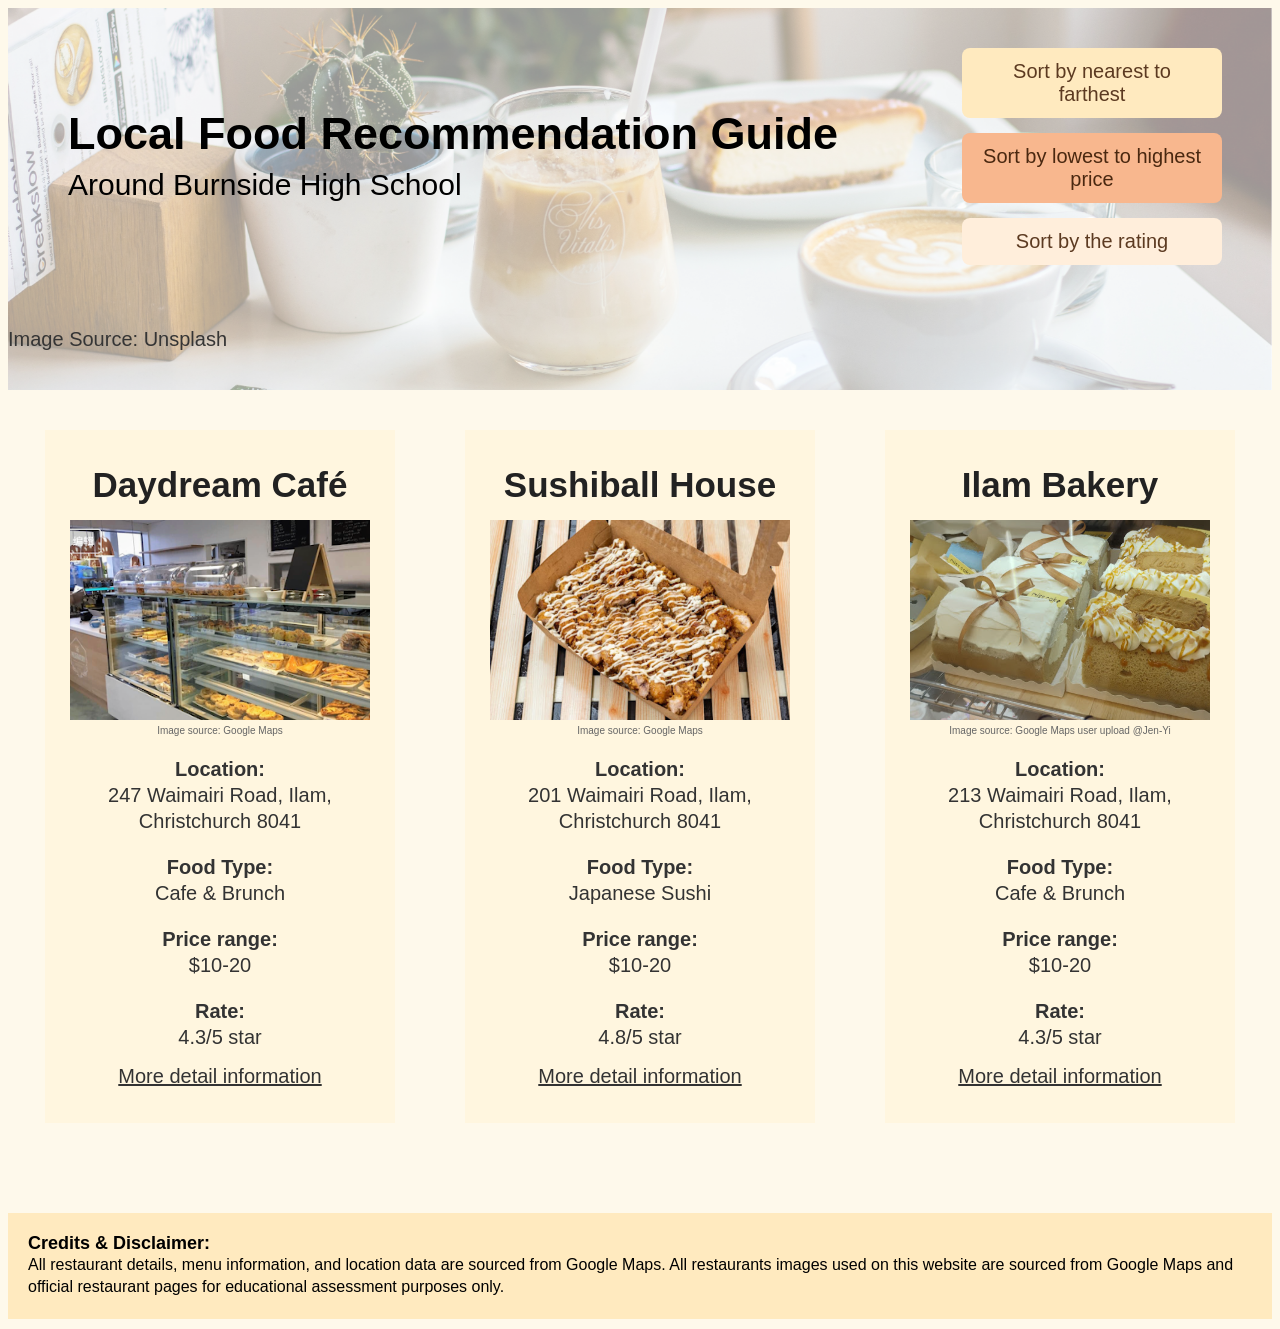
<file: index.html>
<!DOCTYPE html>
<html lang="en">
<head>
    <meta charset="UTF-8">
    <meta name="viewport" content="width=device-width, initial-scale=1.0">
    <title>Burnside Local Food Recommendation Guide</title>
    <link rel="stylesheet" href="style.css">
</head>
<body>
    <section class="hero-image">
        <h1 class="hero-text">Local Food Recommendation Guide</h1>  
        <p class="hero-text2">Around Burnside High School</p>    
        <p class="small-text">Image Source: Unsplash</p>    
        <div class="sort-buttons">
            <a href="distance.html" class="btn btn-lighter">Sort by nearest to farthest</a>
            <a href="price.html" class="btn btn-orange">Sort by lowest to highest price</a>
            <a href="rating.html" class="btn btn-light">Sort by the rating</a>
        </div>
    </section>

    <div class="information">
        <section class="column">
            <h2 class="info-title">Daydream Café</h2>
            <div class="image">
                <img src="Image/DayDream.png" alt="Daydream Cafe">
            </div>
            <p class="resource">Image source: Google Maps</p>
            <div class="info-text">
                <p><strong>Location:</strong><br>247 Waimairi Road, Ilam, Christchurch 8041</p>
                <p><strong>Food Type:</strong><br>Cafe &amp; Brunch</p>   <!--网页文本中凡是出现单独的 & 符号，都必须写作 &amp;-->
                <p><strong>Price range:</strong><br>$10-20</p>
                <p><strong>Rate:</strong><br>4.3/5 star</p>
            </div>
            <a href="https://maps.app.goo.gl/UqMa17LTYHkXAdnG6" class="more-detail" target="_blank">More detail information</a>
        </section>

        <section class="column">
            <h2 class="info-title">Sushiball House</h2>
            <div class="image">
                <img src="Image/sushiballhouse.png" alt="Sushiball House">
            </div>
            <p class="resource">Image source: Google Maps</p>
            <div class="info-text">
                <p><strong>Location:</strong><br>201 Waimairi Road, Ilam, Christchurch 8041</p>
                <p><strong>Food Type:</strong><br>Japanese Sushi</p>
                <p><strong>Price range:</strong><br>$10-20</p>
                <p><strong>Rate:</strong><br>4.8/5 star</p>
            </div>
            <a href="https://maps.app.goo.gl/ob8ARfDxsvm5658K7" class="more-detail" target="_blank">More detail information</a>
        </section>

        <section class="column">
            <h2 class="info-title">Ilam Bakery</h2>
            <div class="image">
                <img src="Image/IlamBakery_Jen-Yi.png" alt="Ilam Bakery">
            </div>
            <p class="resource">Image source: Google Maps user upload @Jen-Yi</p>
            <div class="info-text">
                <p><strong>Location:</strong><br>213 Waimairi Road, Ilam, Christchurch 8041</p>
                <p><strong>Food Type:</strong><br>Cafe &amp; Brunch</p>  <!--网页文本中凡是出现单独的 & 符号，都必须写作 &amp;-->
                <p><strong>Price range:</strong><br>$10-20</p>
                <p><strong>Rate:</strong><br>4.3/5 star</p>
            </div>
            <a href="https://maps.app.goo.gl/3nayNxGMpcvJ1Ad66" class="more-detail" target="_blank">More detail information</a>
        </section>
    </div>

    <footer class="footercredit">
        <h3 class="credittitle">Credits &amp; Disclaimer:</h3> <!--网页文本中凡是出现单独的 & 符号，都必须写作 &amp;-->
        <p class="credit">
            All restaurant details, menu information, and location data are sourced from Google Maps. 
            All restaurants images used on this website are sourced from Google Maps and official restaurant pages for educational assessment purposes only.
        </p>
    </footer>
</body>
</html>
</file>
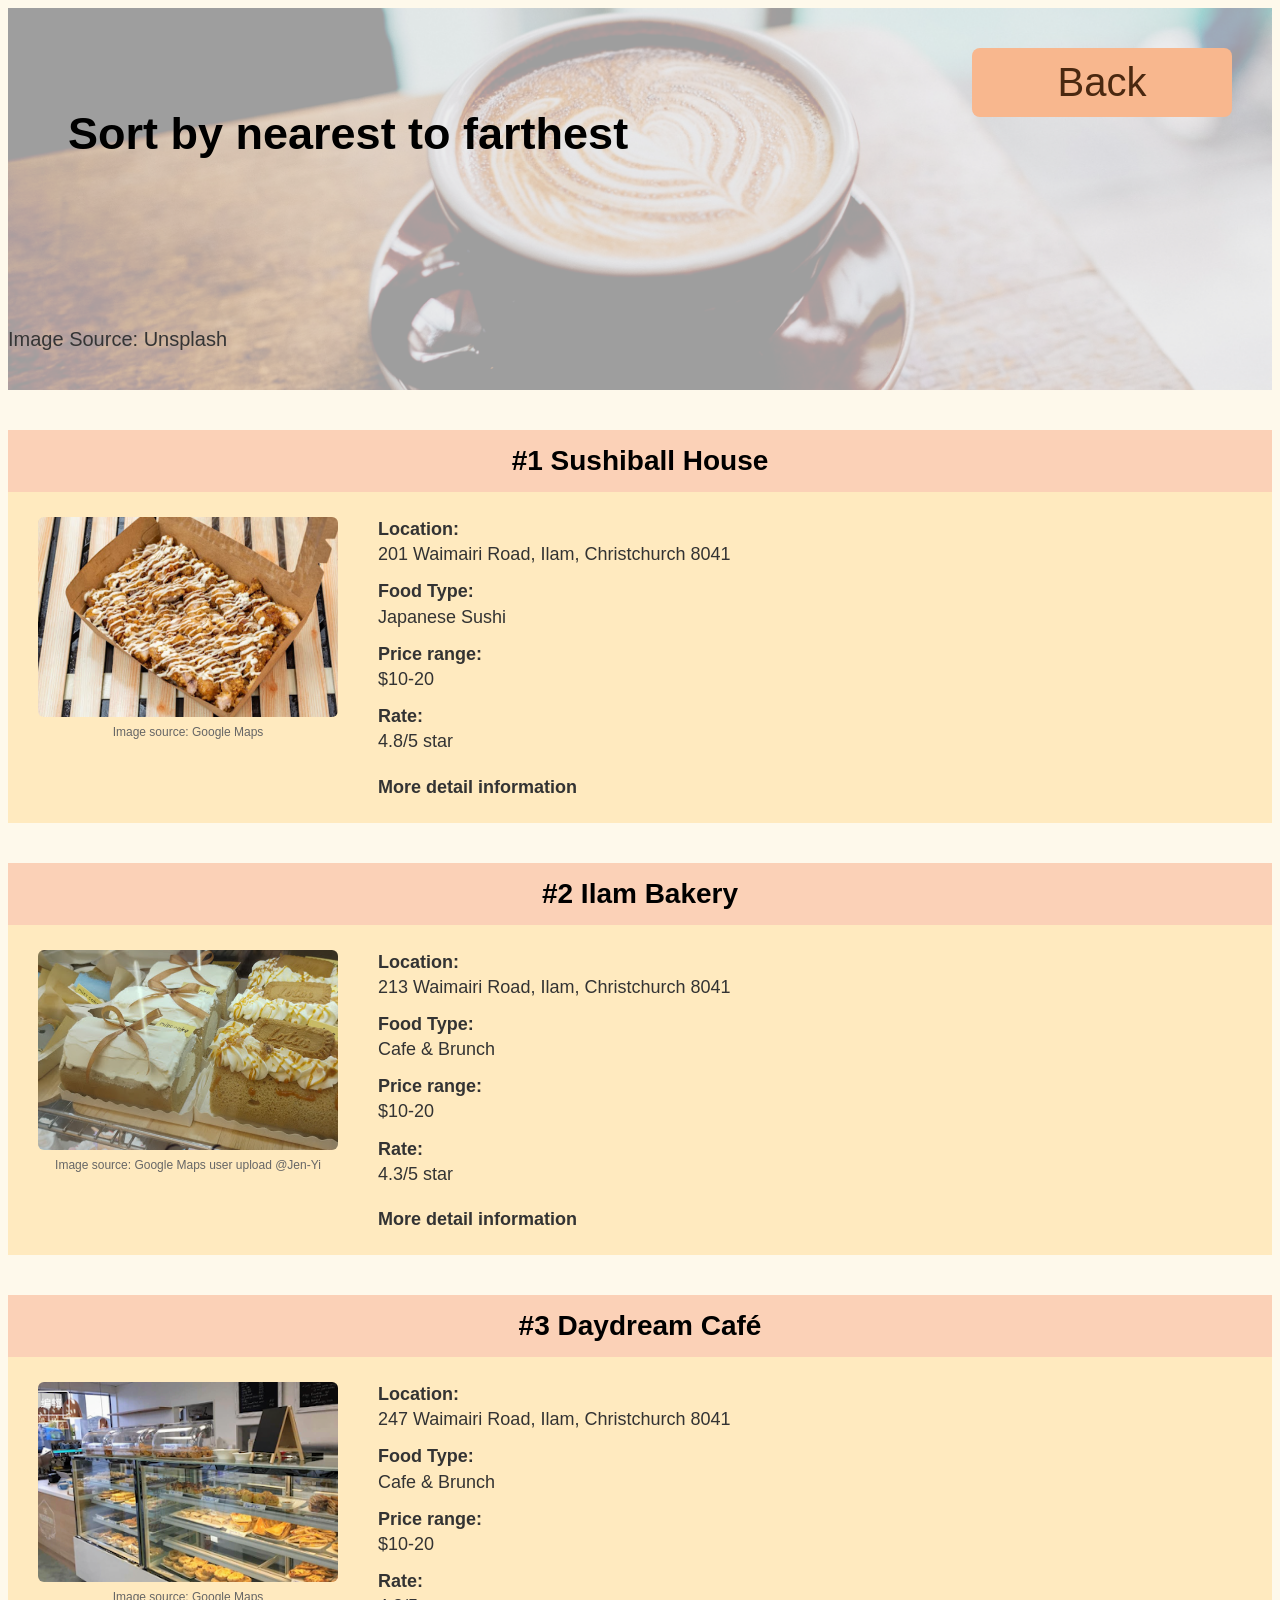
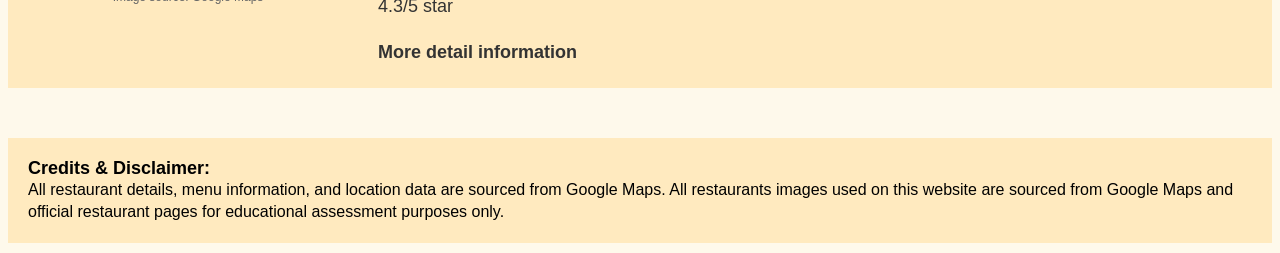
<file: distance.html>
<!DOCTYPE html>
<html lang="en">
<head>
    <meta charset="UTF-8">
    <meta name="viewport" content="width=device-width, initial-scale=1.0">
    <title>Burnside Local Food Recommendation Guide - Distance</title>
    <link rel="stylesheet" href="style.css">
</head>
<body>
    <section class="hero-image2">
        <h1 class="hero-text">Sort by nearest to farthest</h1>   
        <p class="small-text">Image Source: Unsplash</p> 
        <a href="index.html" class="btn btn-orange returnbutton">Back</a>
    </section>  

    <section class="horizontal-arranged-information">
        <h2 class="h-info-title">#1 Sushiball House</h2>
        <div class="h-column">
            <div class="h-media">
                <img class="h-column-img" src="Image/sushiballhouse.png" alt="Sushiball House">
                <p class="h-resource">Image source: Google Maps</p>
            </div>
            <div class="h-info-text">
                <p><strong>Location:</strong><br>201 Waimairi Road, Ilam, Christchurch 8041</p>
                <p><strong>Food Type:</strong><br>Japanese Sushi</p>
                <p><strong>Price range:</strong><br>$10-20</p>
                <p><strong>Rate:</strong><br>4.8/5 star</p>
                <a href="https://maps.app.goo.gl/ob8ARfDxsvm5658K7" class="h-more-detail" target="_blank">More detail information</a>
            </div>
        </div>
    </section>

    <section class="horizontal-arranged-information">
        <h2 class="h-info-title">#2 Ilam Bakery</h2>
        <div class="h-column">
            <div class="h-media">
                <img class="h-column-img" src="Image/IlamBakery_Jen-Yi.png" alt="Ilam Bakery">
                <p class="h-resource">Image source: Google Maps user upload @Jen-Yi</p>
            </div>
            <div class="h-info-text">
                <p><strong>Location:</strong><br>213 Waimairi Road, Ilam, Christchurch 8041</p>
                <p><strong>Food Type:</strong><br>Cafe &amp; Brunch</p> <!--网页文本中凡是出现单独的 & 符号，都必须写作 &amp;-->
                <p><strong>Price range:</strong><br>$10-20</p>
                <p><strong>Rate:</strong><br>4.3/5 star</p>
                <a href="https://maps.app.goo.gl/3nayNxGMpcvJ1Ad66" class="h-more-detail" target="_blank">More detail information</a>
            </div>
        </div>
    </section>

    <section class="horizontal-arranged-information">
        <h2 class="h-info-title">#3 Daydream Café</h2>
        <div class="h-column">
            <div class="h-media">
                <img class="h-column-img" src="Image/DayDream.png" alt="Daydream Cafe">
                <p class="h-resource">Image source: Google Maps</p>
            </div>
            <div class="h-info-text">
                <p><strong>Location:</strong><br>247 Waimairi Road, Ilam, Christchurch 8041</p>
                <p><strong>Food Type:</strong><br>Cafe &amp; Brunch</p> <!--网页文本中凡是出现单独的 & 符号，都必须写作 &amp;-->
                <p><strong>Price range:</strong><br>$10-20</p>
                <p><strong>Rate:</strong><br>4.3/5 star</p>
                <a href="https://maps.app.goo.gl/UqMa17LTYHkXAdnG6" class="h-more-detail" target="_blank">More detail information</a>
            </div>
        </div>
    </section>

    <footer class="footercredit">
        <h3 class="credittitle">Credits &amp; Disclaimer:</h3> <!--网页文本中凡是出现单独的 & 符号，都必须写作 &amp;-->
        <p class="credit">
            All restaurant details, menu information, and location data are sourced from Google Maps. 
            All restaurants images used on this website are sourced from Google Maps and official restaurant pages for educational assessment purposes only.
        </p>
    </footer>
</body>
</html>
</file>
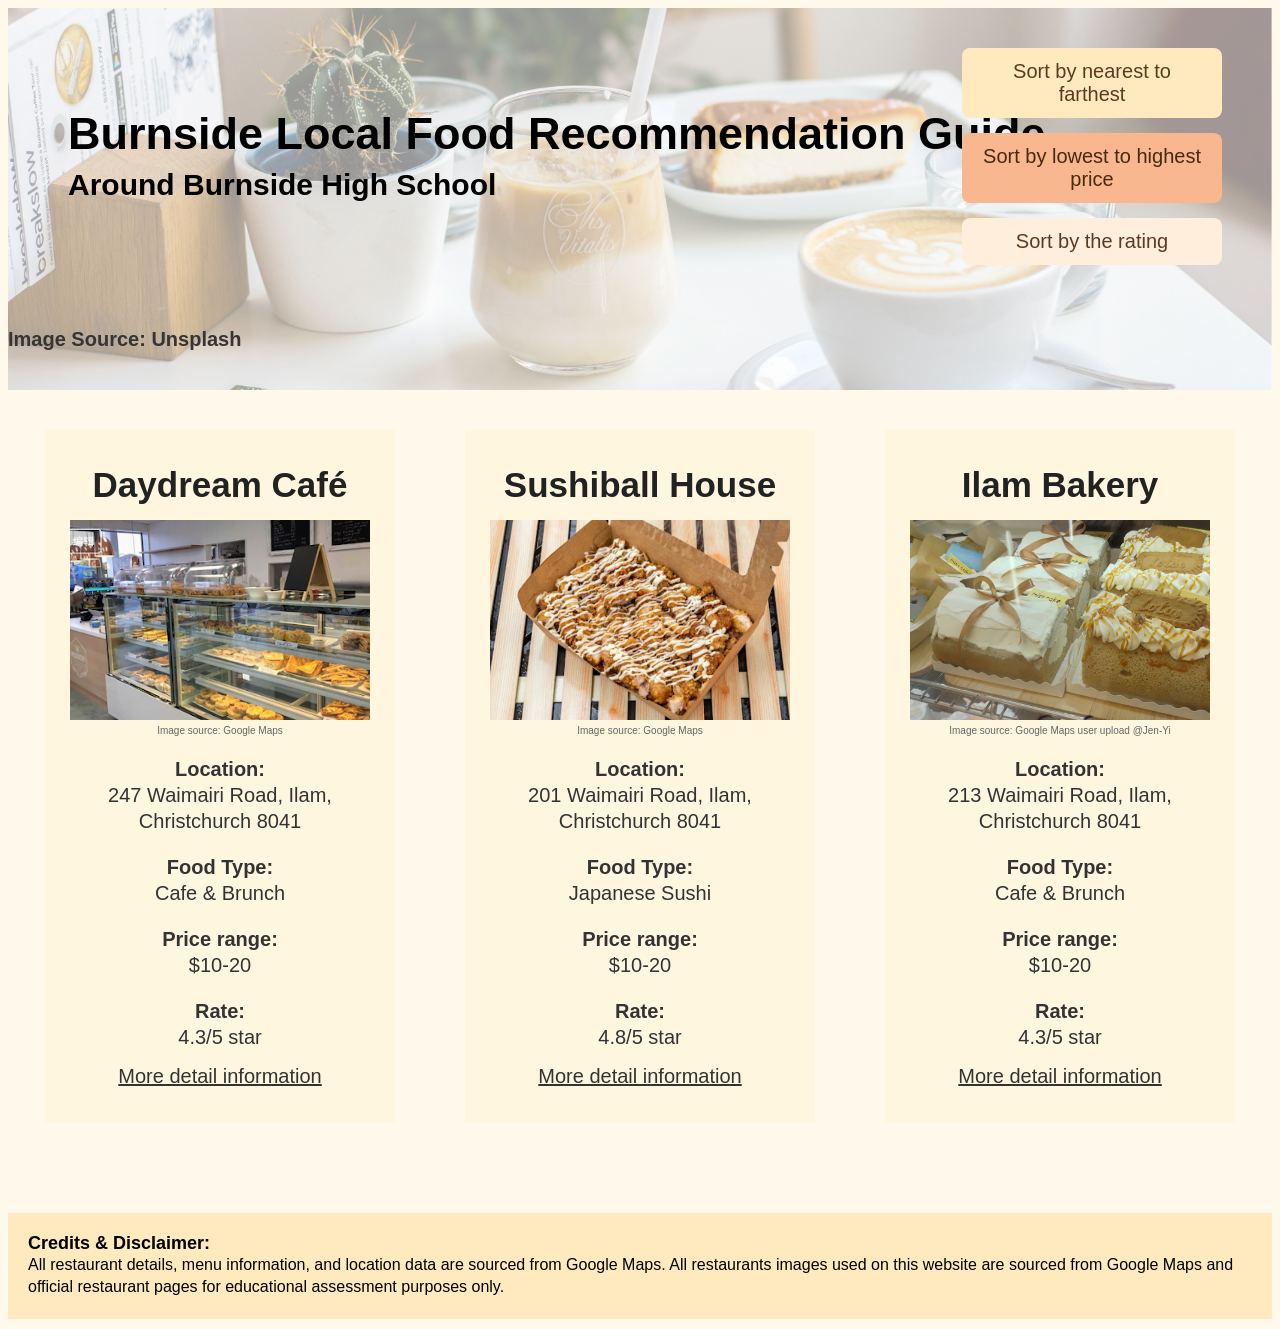
<file: Local_Food_Recommendation_Guide.html>
<!DOCTYPE html>
<html lang="en">
    <head>
        <meta charset="UTF-8">
        <meta name="viewport" content="width=device-width, initial-scale=1.0">
        <title>Burnside_Local_Food_Recommendation_Guide</title>
        <link rel="stylesheet" href="style.css">
    </head>
    <body>
        <section class="hero-image">
            <h1 class="hero-text">
                Burnside Local Food Recommendation Guide
            </h1>  
            <h1 class="hero-text2">
                Around Burnside High School
            </h1>    
            <h1 class="small-text">
                Image Source: Unsplash
            </h1>    
            <div class="sort-buttons">
                <a href="distance.html" class="btn btn-lighter">Sort by nearest to farthest</a>
                
                <a href="price.html" class="btn btn-orange">Sort by lowest to highest price</a>
                
                <a href="rating.html" class="btn btn-light">Sort by the rating</a>
            </div>
        </section>

        <div class="information">
        
            <section class="column">
                <h1 class="info-title">Daydream Café</h1>
                
                <div class="image">
                    <img src="Image/DayDream.png" alt="Daydream Cafe">
                </div>
                
                <p class="resource">Image source: Google Maps</p>

                <div class="info-text">
                    <p><strong>Location:</strong><br>247 Waimairi Road, Ilam, Christchurch 8041</p>
                    <p><strong>Food Type:</strong><br>Cafe & Brunch</p>
                    <p><strong>Price range:</strong><br>$10-20</p>
                    <p><strong>Rate:</strong><br>4.3/5 star</p>
                </div>

                <a href="https://maps.app.goo.gl/UqMa17LTYHkXAdnG6" class="more-detail" target="_blank" >More detail information</a>
            </section>

            
            <section class="column">
                <h1 class="info-title">Sushiball House</h1>
                
                <div class="image">
                    <img src="Image/sushiballhouse.png" alt="Sushiball House">
                </div>
                
                <p class="resource">Image source: Google Maps</p>

                <div class="info-text">
                    <p><strong>Location:</strong><br>201 Waimairi Road, Ilam, Christchurch 8041</p>
                    <p><strong>Food Type:</strong><br>Japanese Sushi</p>
                    <p><strong>Price range:</strong><br>$10-20</p>
                    <p><strong>Rate:</strong><br>4.8/5 star</p>
                </div>

                <a href="https://maps.app.goo.gl/ob8ARfDxsvm5658K7" class="more-detail" target="_blank" >More detail information</a>
            </section>

            
            <section class="column">
                <h1 class="info-title">Ilam Bakery</h1>
                
                <div class="image">
                    <img src="Image/IlamBakery_Jen-Yi.png" alt="Ilam Bakery">
                </div>
                
                <p class="resource">Image source: Google Maps user upload @Jen-Yi</p>

                <div class="info-text">
                    <p><strong>Location:</strong><br>213 Waimairi Road, Ilam, Christchurch 8041</p>
                    <p><strong>Food Type:</strong><br>Cafe & Brunch</p>
                    <p><strong>Price range:</strong><br>$10-20</p>
                    <p><strong>Rate:</strong><br>4.3/5 star</p>
                </div>

                <a href="https://maps.app.goo.gl/3nayNxGMpcvJ1Ad66" class="more-detail" target="_blank" >More detail information</a>
            </section>

        </div>
    </body>

    <footer class="footercredit" >
        <h2 class="credittitle">
            Credits & Disclaimer:
        </h2>
        <p class="credit">
            All restaurant details, menu information, and location data are sourced from Google Maps. 
            All restaurants images used on this website are sourced from Google Maps and official restaurant pages for educational assessment purposes only.
        </p>
    </footer>
</html>
</file>
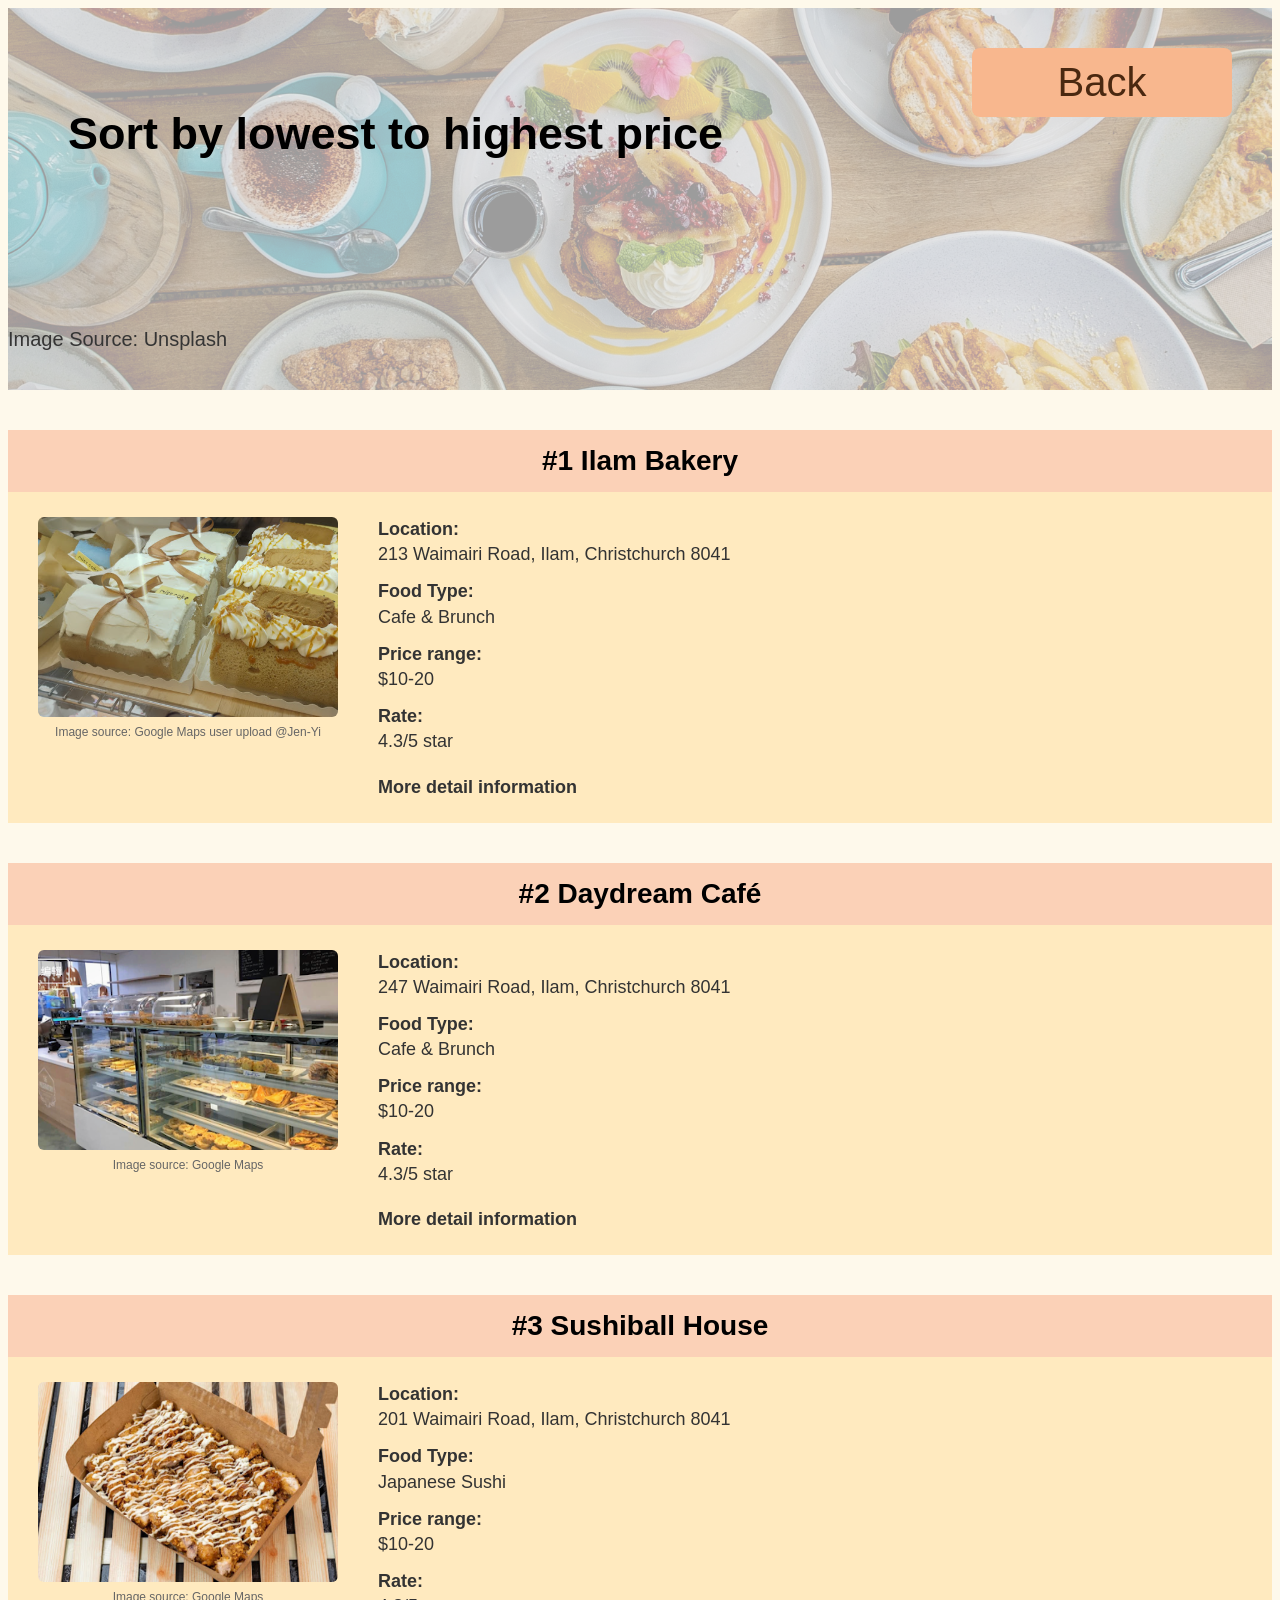
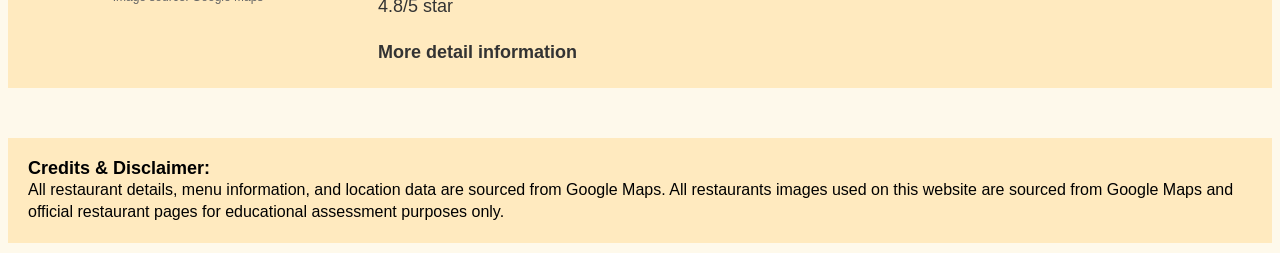
<file: price.html>
<!DOCTYPE html>
<html lang="en">
<head>
    <meta charset="UTF-8">
    <meta name="viewport" content="width=device-width, initial-scale=1.0">
    <title>Burnside Local Food Recommendation Guide - Price</title>
    <link rel="stylesheet" href="style.css">
</head>
<body>
    <section class="hero-image3">
        <h1 class="hero-text">Sort by lowest to highest price</h1>  
        <p class="small-text">Image Source: Unsplash</p> 
        <a href="index.html" class="btn btn-orange returnbutton">Back</a>
    </section>  

    <section class="horizontal-arranged-information">
        <h2 class="h-info-title">#1 Ilam Bakery</h2>
        <div class="h-column">
            <div class="h-media">
                <img class="h-column-img" src="Image/IlamBakery_Jen-Yi.png" alt="Ilam Bakery">
                <p class="h-resource">Image source: Google Maps user upload @Jen-Yi</p>
            </div>
            <div class="h-info-text">
                <p><strong>Location:</strong><br>213 Waimairi Road, Ilam, Christchurch 8041</p>
                <p><strong>Food Type:</strong><br>Cafe &amp; Brunch</p> <!--网页文本中凡是出现单独的 & 符号，都必须写作 &amp;-->
                <p><strong>Price range:</strong><br>$10-20</p>
                <p><strong>Rate:</strong><br>4.3/5 star</p>
                <a href="https://maps.app.goo.gl/3nayNxGMpcvJ1Ad66" class="h-more-detail" target="_blank">More detail information</a>
            </div>
        </div>
    </section>
    
    <section class="horizontal-arranged-information">
        <h2 class="h-info-title">#2 Daydream Café</h2>
        <div class="h-column">
            <div class="h-media">
                <img class="h-column-img" src="Image/DayDream.png" alt="Daydream Cafe">
                <p class="h-resource">Image source: Google Maps</p>
            </div>
            <div class="h-info-text">
                <p><strong>Location:</strong><br>247 Waimairi Road, Ilam, Christchurch 8041</p>
                <p><strong>Food Type:</strong><br>Cafe &amp; Brunch</p>  <!--网页文本中凡是出现单独的 & 符号，都必须写作 &amp;-->
                <p><strong>Price range:</strong><br>$10-20</p>
                <p><strong>Rate:</strong><br>4.3/5 star</p>
                <a href="https://maps.app.goo.gl/UqMa17LTYHkXAdnG6" class="h-more-detail" target="_blank">More detail information</a>
            </div>
        </div>
    </section>

    <section class="horizontal-arranged-information">
        <h2 class="h-info-title">#3 Sushiball House</h2>
        <div class="h-column">
            <div class="h-media">
                <img class="h-column-img" src="Image/sushiballhouse.png" alt="Sushiball House">
                <p class="h-resource">Image source: Google Maps</p>
            </div>
            <div class="h-info-text">
                <p><strong>Location:</strong><br>201 Waimairi Road, Ilam, Christchurch 8041</p>
                <p><strong>Food Type:</strong><br>Japanese Sushi</p>
                <p><strong>Price range:</strong><br>$10-20</p>
                <p><strong>Rate:</strong><br>4.8/5 star</p>
                <a href="https://maps.app.goo.gl/ob8ARfDxsvm5658K7" class="h-more-detail" target="_blank">More detail information</a>
            </div>
        </div>
    </section>

    <footer class="footercredit">
        <h3 class="credittitle">Credits &amp; Disclaimer:</h3> <!--网页文本中凡是出现单独的 & 符号，都必须写作 &amp;-->
        <p class="credit">
            All restaurant details, menu information, and location data are sourced from Google Maps. 
            All restaurants images used on this website are sourced from Google Maps and official restaurant pages for educational assessment purposes only.
        </p>
    </footer>
</body>
</html>
</file>
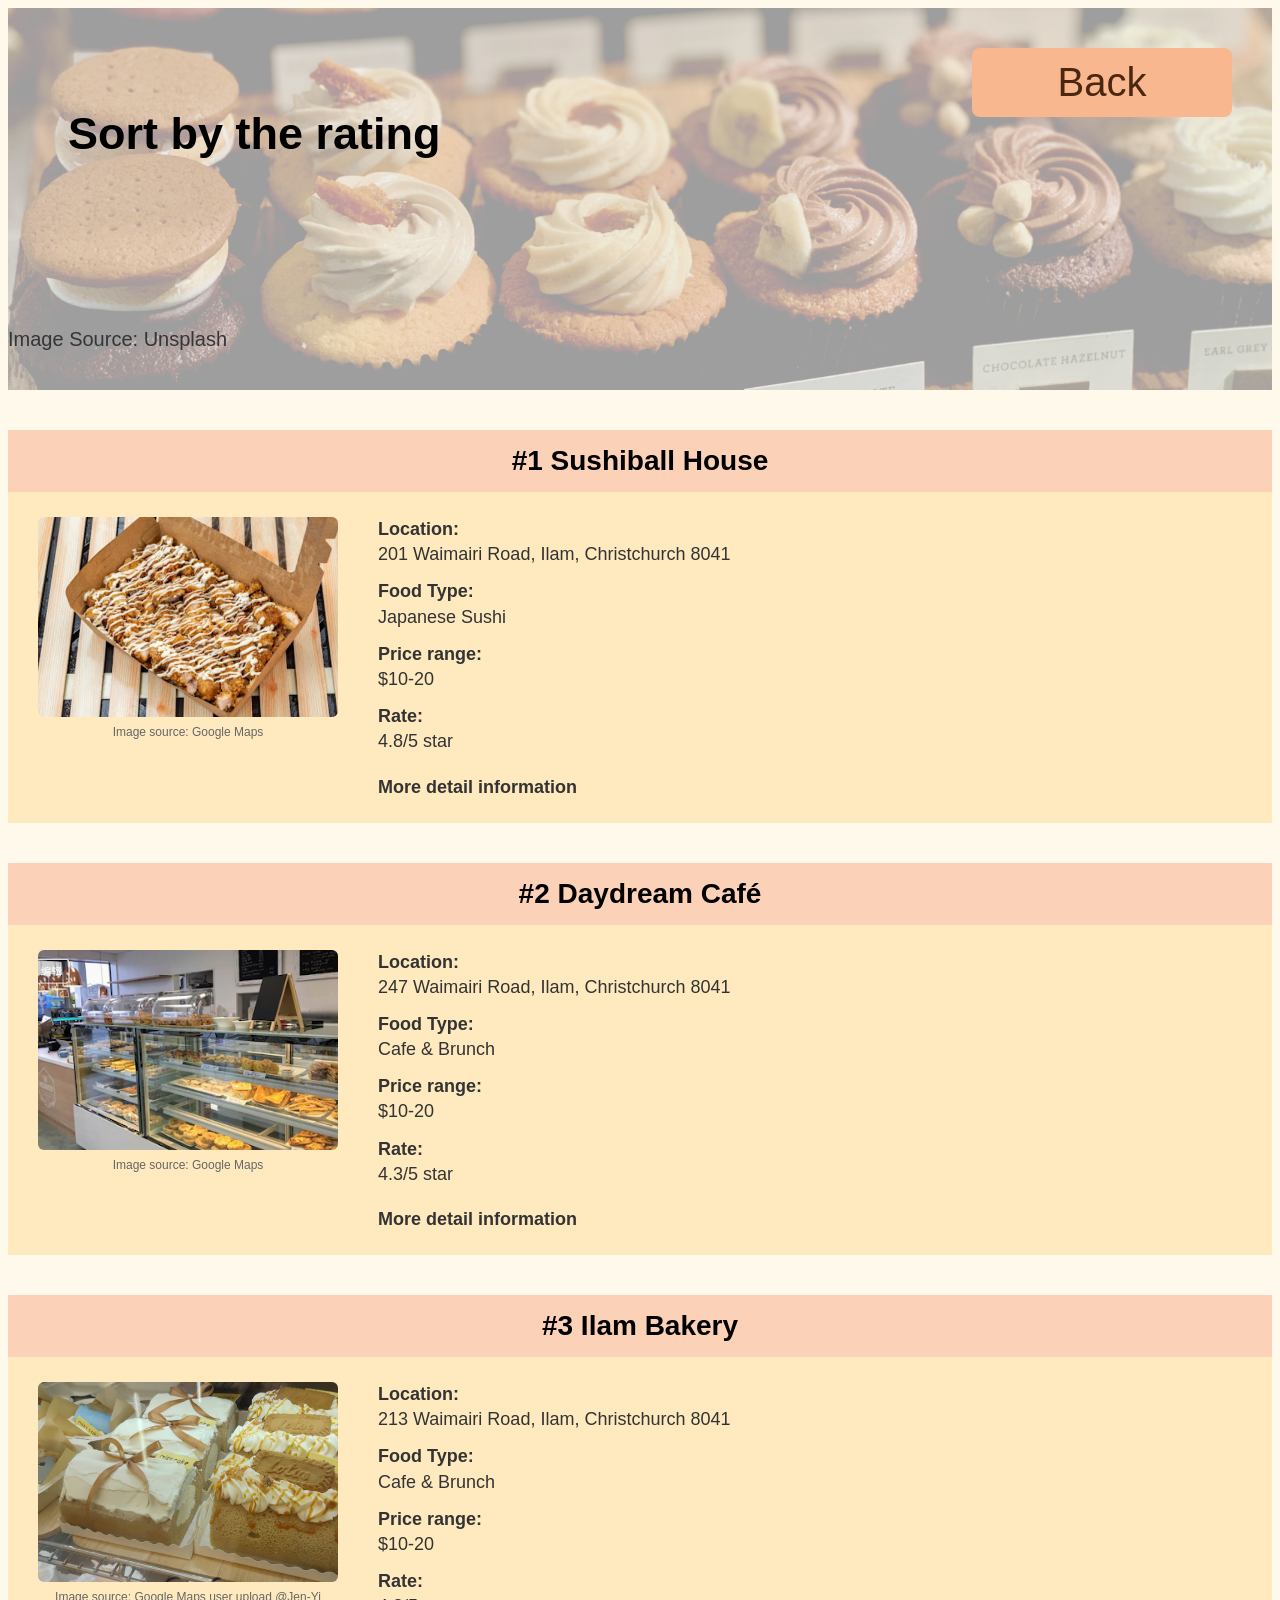
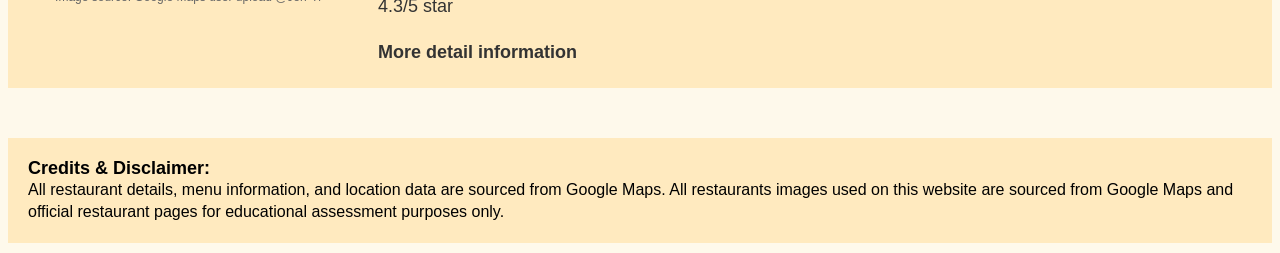
<file: rating.html>
<!DOCTYPE html>
<html lang="en">
<head>
    <meta charset="UTF-8">
    <meta name="viewport" content="width=device-width, initial-scale=1.0">
    <title>Burnside Local Food Recommendation Guide - Rating</title>
    <link rel="stylesheet" href="style.css">
</head>
<body>
    <section class="hero-image4">
        <h1 class="hero-text">Sort by the rating</h1>  
        <p class="small-text">Image Source: Unsplash</p> 
        <a href="index.html" class="btn btn-orange returnbutton">Back</a>
    </section>

    <section class="horizontal-arranged-information">
        <h2 class="h-info-title">#1 Sushiball House</h2>
        <div class="h-column">
            <div class="h-media">
                <img class="h-column-img" src="Image/sushiballhouse.png" alt="Sushiball House">
                <p class="h-resource">Image source: Google Maps</p>
            </div>
            <div class="h-info-text">
                <p><strong>Location:</strong><br>201 Waimairi Road, Ilam, Christchurch 8041</p>
                <p><strong>Food Type:</strong><br>Japanese Sushi</p>
                <p><strong>Price range:</strong><br>$10-20</p>
                <p><strong>Rate:</strong><br>4.8/5 star</p>
                <a href="https://maps.app.goo.gl/ob8ARfDxsvm5658K7" class="h-more-detail" target="_blank">More detail information</a>
            </div>
        </div>
    </section>

    <section class="horizontal-arranged-information">
        <h2 class="h-info-title">#2 Daydream Café</h2>
        <div class="h-column">
            <div class="h-media">
                <img class="h-column-img" src="Image/DayDream.png" alt="Daydream Cafe">
                <p class="h-resource">Image source: Google Maps</p>
            </div>
            <div class="h-info-text">
                <p><strong>Location:</strong><br>247 Waimairi Road, Ilam, Christchurch 8041</p>
                <p><strong>Food Type:</strong><br>Cafe &amp; Brunch</p> <!--网页文本中凡是出现单独的 & 符号，都必须写作 &amp;-->
                <p><strong>Price range:</strong><br>$10-20</p>
                <p><strong>Rate:</strong><br>4.3/5 star</p>
                <a href="https://maps.app.goo.gl/UqMa17LTYHkXAdnG6" class="h-more-detail" target="_blank">More detail information</a>
            </div>
        </div>
    </section>

    <section class="horizontal-arranged-information">
        <h2 class="h-info-title">#3 Ilam Bakery</h2>
        <div class="h-column">
            <div class="h-media">
                <img class="h-column-img" src="Image/IlamBakery_Jen-Yi.png" alt="Ilam Bakery">
                <p class="h-resource">Image source: Google Maps user upload @Jen-Yi</p>
            </div>
            <div class="h-info-text">
                <p><strong>Location:</strong><br>213 Waimairi Road, Ilam, Christchurch 8041</p>
                <p><strong>Food Type:</strong><br>Cafe &amp; Brunch</p>  <!--网页文本中凡是出现单独的 & 符号，都必须写作 &amp;-->
                <p><strong>Price range:</strong><br>$10-20</p>
                <p><strong>Rate:</strong><br>4.3/5 star</p>
                <a href="https://maps.app.goo.gl/3nayNxGMpcvJ1Ad66" class="h-more-detail" target="_blank">More detail information</a>
            </div>
        </div>
    </section>

    <footer class="footercredit">
        <h3 class="credittitle">Credits &amp; Disclaimer:</h3>  <!--网页文本中凡是出现单独的 & 符号，都必须写作 &amp;-->
        <p class="credit">
            All restaurant details, menu information, and location data are sourced from Google Maps. 
            All restaurants images used on this website are sourced from Google Maps and official restaurant pages for educational assessment purposes only.
        </p>
    </footer>
</body>
</html>
</file>
<file: style.css>
*{
    font-family:'Quicksand', Arial, sans-serif;
}
.hero-image{
    background-image: url("Image/header.png");
    min-height: 352px; /* 保持 352px，在手机端内容多时会自动往下拉长扩张 */
    height: auto;      /* 允许高度跟随内容自由延长 */
    background-position: center;
    background-repeat: no-repeat;
    background-size: cover; /*按比例放大图片直到填满整个框*/
    padding-bottom: 30px; /* 留出底部边距，防止按钮贴底 */
    position: relative; /* 给后面的其他元素设置边界*/
}

.hero-image2{
    background-image: url("Image/cafe2-unsplash.png");
    min-height: 352px; /* 保持 352px，在手机端内容多时会自动往下拉长扩张 */
    height: auto;      /* 允许高度跟随内容自由延长 */
    background-position: center;
    background-repeat: no-repeat;
    background-size: cover; /*按比例放大图片直到填满整个框*/
    padding-bottom: 30px; /* 留出底部边距，防止按钮贴底 */
    position: relative; /* 给后面的其他元素设置边界*/

}

.hero-image3{
    background-image: url("Image/breakfast-unsplash.png");
    min-height: 352px; /* 保持 352px，在手机端内容多时会自动往下拉长扩张 */
    height: auto;      /* 允许高度跟随内容自由延长 */
    background-position: center;
    background-repeat: no-repeat;
    background-size: cover;  /*按比例放大图片直到填满整个框*/
    padding-bottom: 30px; /* 留出底部边距，防止按钮贴底 */
    position: relative; /* 给后面的其他元素设置边界*/
}

.hero-image4{
    background-image: url("Image/cupcake-unplash.png");
    min-height: 352px; /* 保持 352px，在手机端内容多时会自动往下拉长扩张 */
    height: auto;      /* 允许高度跟随内容自由延长 */
    background-position: center;
    background-repeat: no-repeat;
    background-size: cover; /*按比例放大图片直到填满整个框*/
    padding-bottom: 30px; /* 留出底部边距，防止按钮贴底 */
    position: relative; /* 设置边界*/

}
.hero-text{
    font-size: 45px;
    color: #000000;
    width: 100%;
    position: absolute; /* 绝对位置，不被其他东西挤走*/
    text-align: left;
    margin-left: 60px;
    margin-top: 100px;


}
.hero-text2{
    font-size: 30px;
    color: #000000;
    width: 100%;
    position: absolute; /* 绝对位置，不被其他东西挤走*/
    text-align: left;
    margin-left: 60px;
    margin-top: 160px;


}

.small-text{
    font-size: 20px;
    color: #353535;
    position: absolute; /* 绝对位置，不被其他东西挤走*/
    text-align: left;
    margin-top: 320px;
}

.returnbutton {
  position: absolute;     /* 浮动在图片上方 */
  top: 40px;              
  right: 40px;            
  gap: 15px;              /* 按钮之间的上下间距 */
  z-index: 10;            /* 确保按钮在最上层 */
  font-size: 40px;
}

.sort-buttons {
  position: absolute;     /* 浮动在图片上方 */
  top: 40px;              
  right: 50px;            
  display: flex;          /* 开启 Flex 布局 */
  flex-direction: column; /* 让 3 个按钮上下垂直排列！ */
  gap: 15px;              /* 按钮之间的上下间距 */
  z-index: 10;            /* 确保按钮在最上层 */
  font-size: 20px;
}


.btn {
  display: inline-block;     /* 让 a 标签支持宽高和 padding */
  text-decoration: none;     /* 去掉链接下划线 */
  font-weight: 500;
  color: #5c3a21;
  border-radius: 8px;        /* 圆角 */
  padding: 12px 20px;        /* 按钮内边距 */
  width: 260px;              /* 固定按钮宽度 */
  text-align: center;        /* 文字居中 */
  box-sizing: border-box;    /* 防止 padding 撑大按钮 */
  transition: all 0.2s;      /* 在hover work的时候的过渡 */
}


.btn-lighter {
  background-color: #FFEABF; 
}

.btn-orange {
  background-color: #F8B78E; 
  color: #4a2810;
}

.btn-light {
  background-color: #FFEEDB; 
}




.information {
  display: flex;  /* 开启弹性布局so可以变成横向的 */
  justify-content: center;  /* 默认在中间*/
  gap: 70px;                   /* 卡片之间的缝隙 */
  padding: 40px 20px;
  
}


.column {
  max-width: 350px;    /*屏幕的宽度小于或等于 350 像素*/
  width: 100%;
  background-color: #fff6df;   /* 卡片的淡黄色背景 */
  padding: 35px 25px;
  text-align: center;          /* 内部所有文字和图片水平居中 */
  box-sizing: border-box;        /* padding不撑爆设定的width */
}


.info-title {
  font-size: 35px;
  font-weight: 500;
  margin-top: 0;
  margin-bottom: 15px;
  color: #222;
  font-weight: bold;
}


.image img {
  width: 100%;
  height: 200px;
  object-fit: cover;           /* 保持图片原本的宽高比，按比例放大并填满整个框，超出部分直接裁剪*/
  display: block;          /* 让元素独占一整行，强行把后面的所有元素挤到下一行去*/
}


.resource {
  font-size: 10px;
  color: #666;
  margin-top: 5px;
  margin-bottom: 20px;
}


.info-text p {
  font-size: 20px;
  color: #333;
  margin-bottom: 15px;
  line-height: 1.3;
}

.info-text strong {
  font-weight: 600;
}


.more-detail {
  margin-top: 10px;
  color: #333;
  font-size: 20px;
}

.footercredit{
  margin-top: 50px;
  margin-bottom: 10px;
  min-height: 70px;      /* 改为最小高度 70px */
  height: auto;          /* 让高度随文字行数自动撑开 */
  padding: 20px 20px;    /* 留出上下左右的边距，防止文字贴边 */
  background-color: #FFEABF;
  box-sizing: border-box; /* 确保 padding 不会导致容器溢出 */
  
}

.credittitle{
  font-size: 18px;
  margin: 0;
}

.credit{
  margin: 0;
  line-height: 1.4;
}

body{
    background-color: #FEF9EB;
}


.horizontal-arranged-information {
  margin: 40px auto;
}


.h-info-title {
  margin: 0;
  text-align: center;
  background-color: #fbd1b7;
  padding: 15px 10px;
  font-size: 28px;
}


.h-column {
  display: grid; /* 开启网格布局，可以自动排在一起 */
  grid-template-columns: 300px 1fr; /* 设定为左列固定 300px，右列自动充满 */
  gap: 40px;                        /* 左右两列间隔 */
  background-color: #FFEABF;
  padding: 25px 30px;
}


.h-media {
  width: 100%;
}

.h-column-img {
  width: 100%;
  height: 200px;
  object-fit: cover;    /* 保持图片原本的宽高比，按比例放大并填满整个框，超出部分直接裁剪*/
  border-radius: 6px;
  display: block;  /* 让元素独占一整行，强行把后面的所有元素挤到下一行去*/
}

.h-resource {
  font-size: 12px;
  color: #666;
  margin-top: 8px;
  margin-bottom: 0;
  text-align: center;
}


.h-info-text p {
  font-size: 18px;
  color: #333;
  margin: 0 0 12px 0;
  line-height: 1.4;
}


.h-more-detail {
  display: inline-block; /*让元素可以被设置宽高，又可以像文字一样排在一起*/
  margin-top: 10px;
  color: #333;
  font-size: 18px;
  text-decoration: none;       
  font-weight: bold;
}

.h-more-detail:hover {
  color: #d97736;                   /* 悬停颜色变化 */
}

.more-detail:hover{
  color: #d97736; 
}

.btn:hover{
  color: #d97736; 
}


@media (max-width: 768px) {   /*如果屏幕的宽度小于或等于 768 像素*/
    
    .hero-image, .hero-image2, .hero-image3, .hero-image4 {
        display: flex;                /* 开启 Flex 弹性布局，方便自由排列内部元素 */
        flex-direction: column;       /* 让容器里面的文字和按钮改从上到下“竖向”排列 */
        align-items: center;          /* 强制所有内部元素水平居中对齐 */
        text-align: center;           /* 容器内的所有文本水平居中显示 */
        padding: 30px 20px;           /* 容器内部上下留 30px、左右留 20px 的边距，防止字贴屏幕边缘 */
    }

    
    .hero-text, .hero-text2, .small-text {
        position: static;             /* 取消原本在电脑端设置的绝对定位（Absolute），让它们回归普通的文档流 */
        width: 100%;                  /* 宽度占满整行 */
        margin: 10px 0;               /* 上下各留 10px 外边距，拉开文字之间的间距 */
        text-align: center;           /* 文本保持水平居中 */
    }

    
    .sort-buttons, .returnbutton {
        position: static;             /* 取消绝对定位，防止按钮悬浮在文字上方挡住标题 */
        margin: 20px auto 0 auto;     /* 顶部留 20px 间距，左右自动平分 margin 实现整体居中 */
        width: 100%;                  /* 按钮容器宽度占满屏幕 */
        align-items: center;          /* 确保按钮组里的每个按钮都水平居中 */
    }

    
    .information {
        flex-direction: column;       /* 原本在电脑端横排的 3 个餐厅卡片，在手机端改变成“从上到下一竖排” */
        align-items: center;          /* 让这 3 个卡片在手机屏幕中央对齐 */
    }

    
    .h-column {
        grid-template-columns: 1fr;   /* 原本左边放图（300px）、右边放字（1fr）的左右网格，强制合并为“单列结构”（图在上面，字在下面） */
    }

}
</file>
